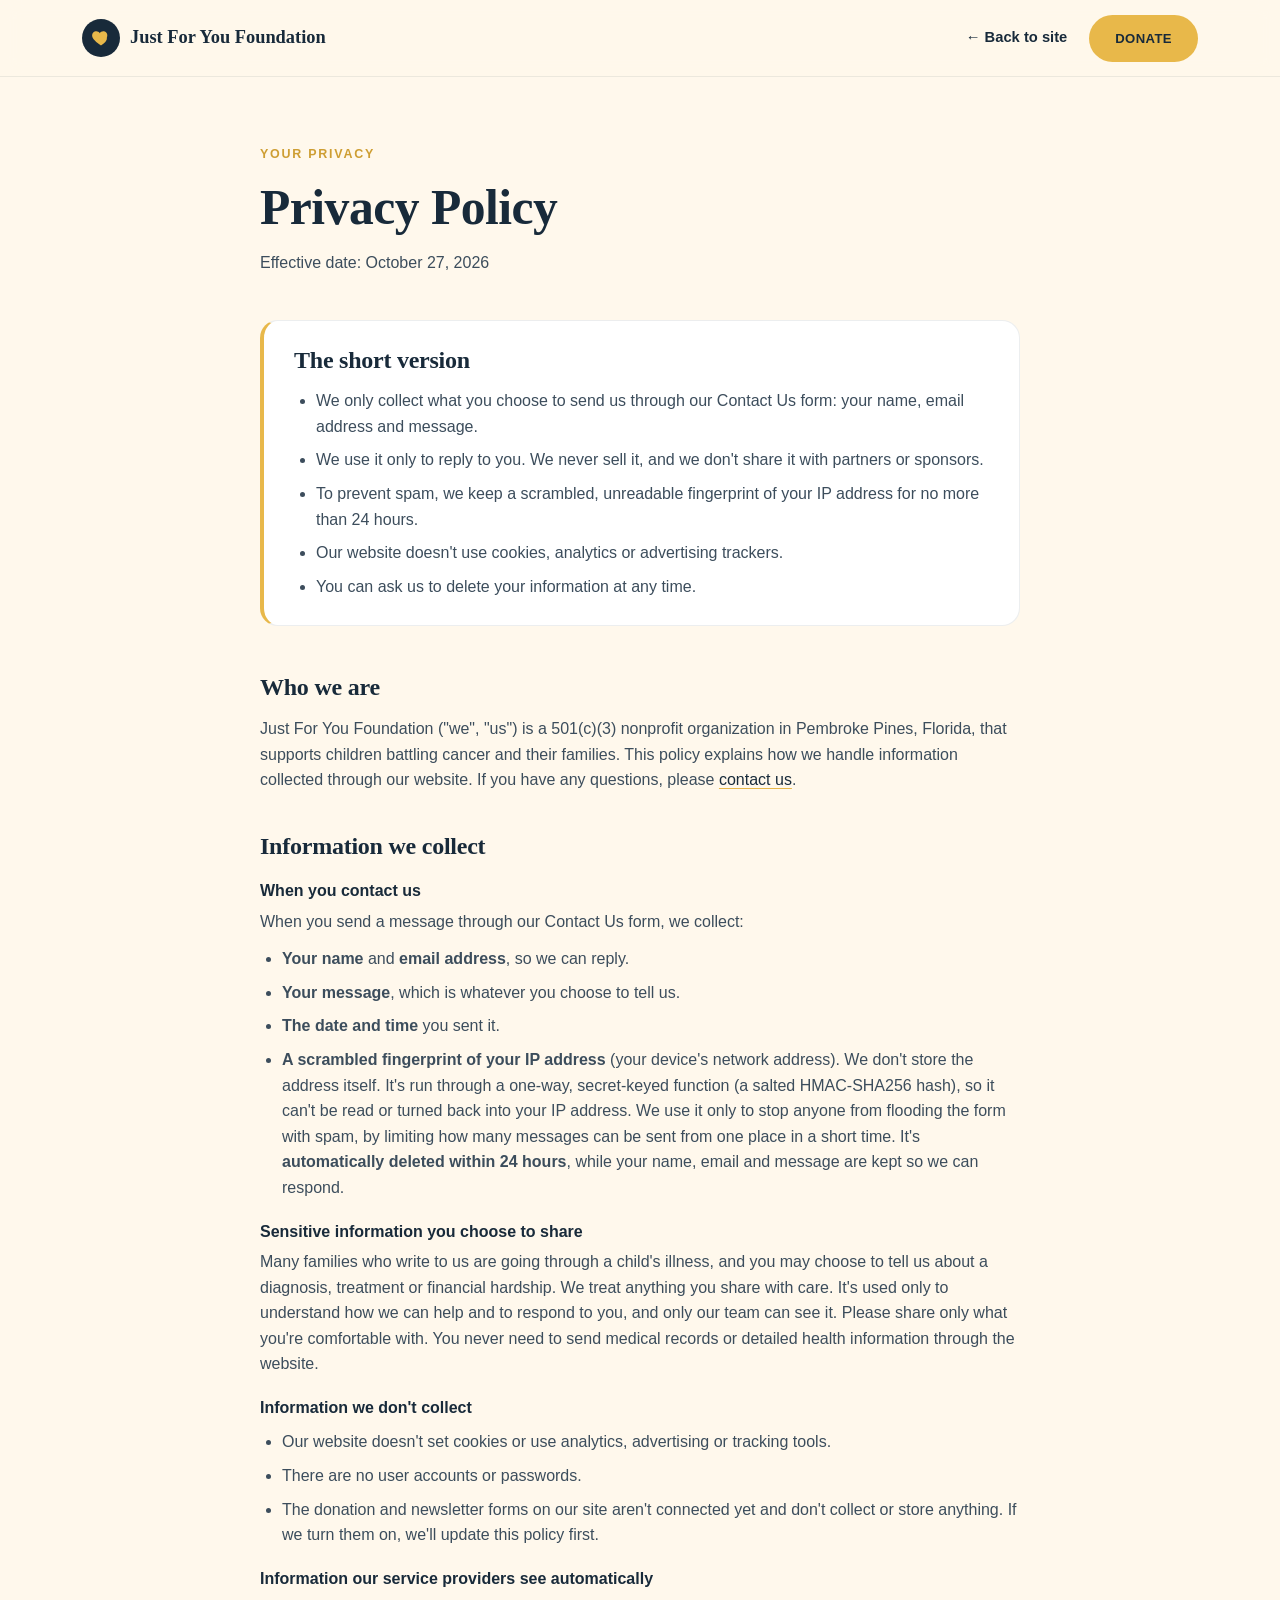
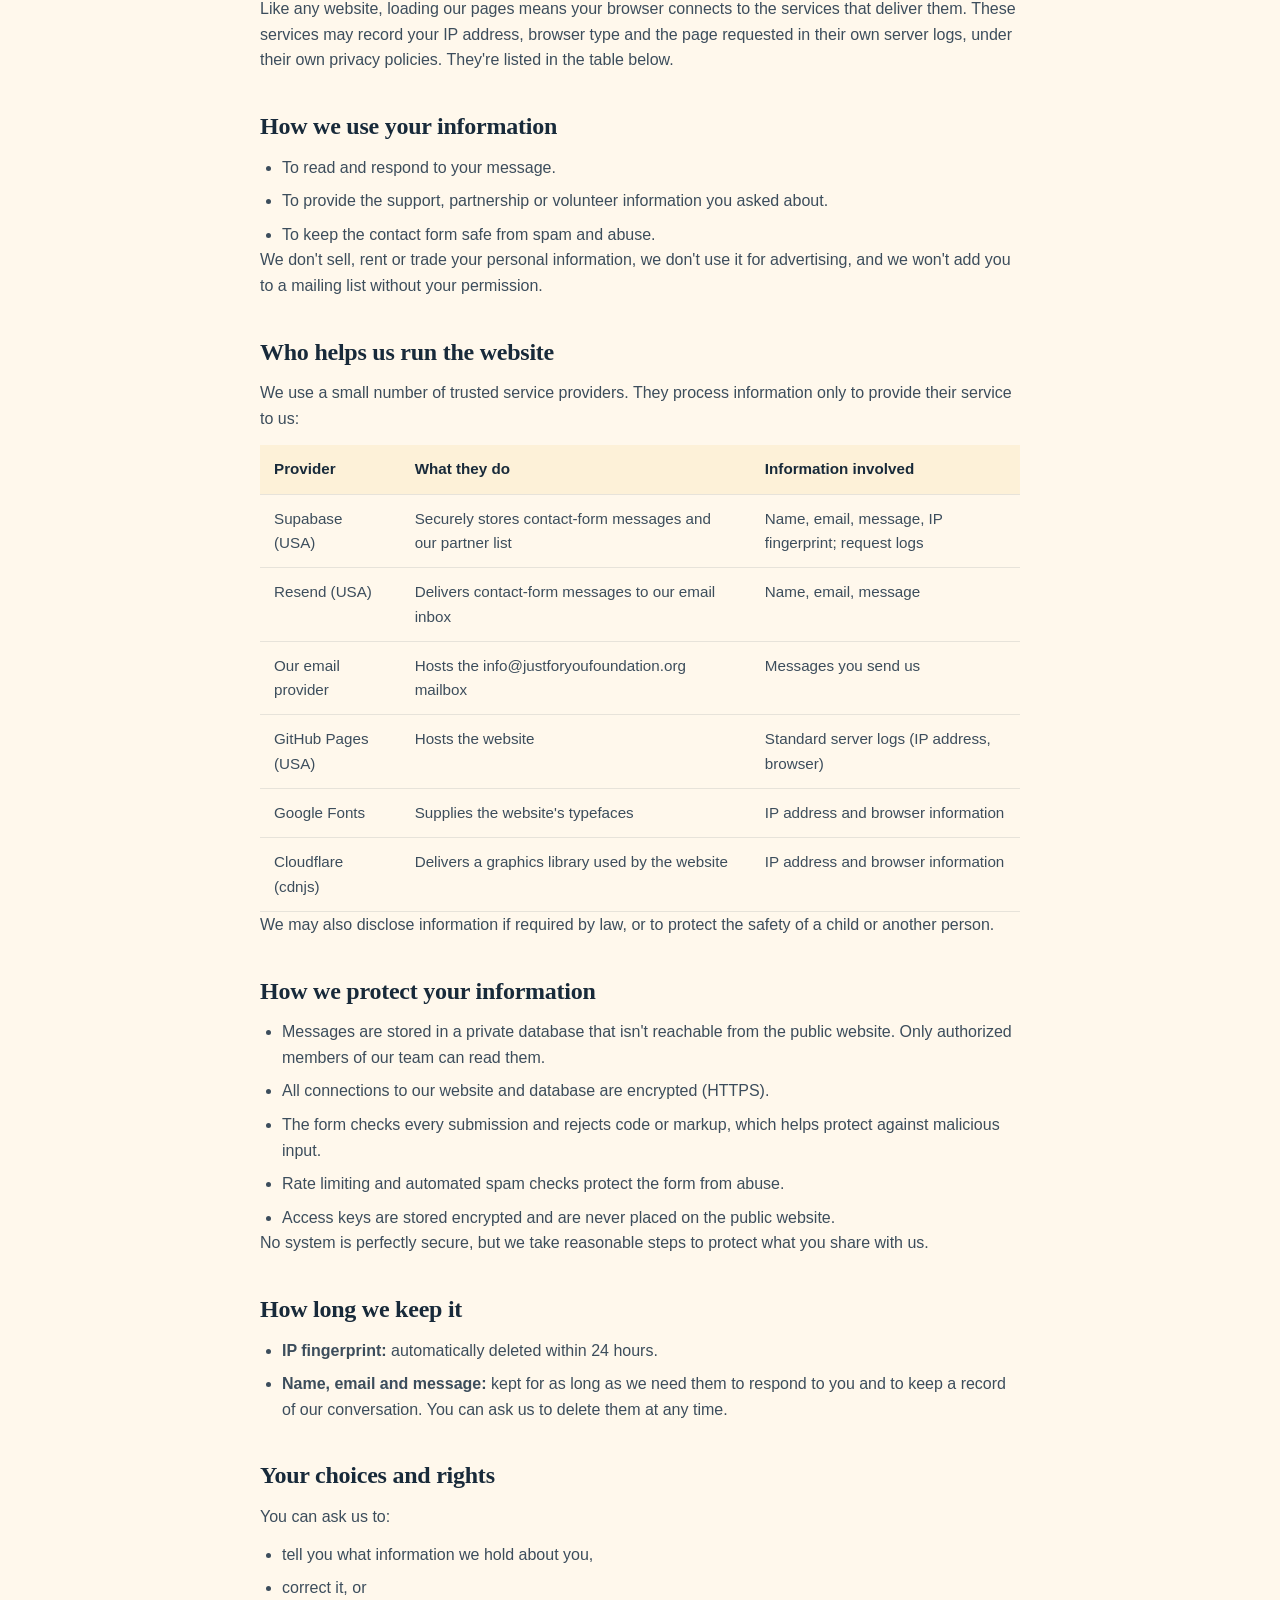
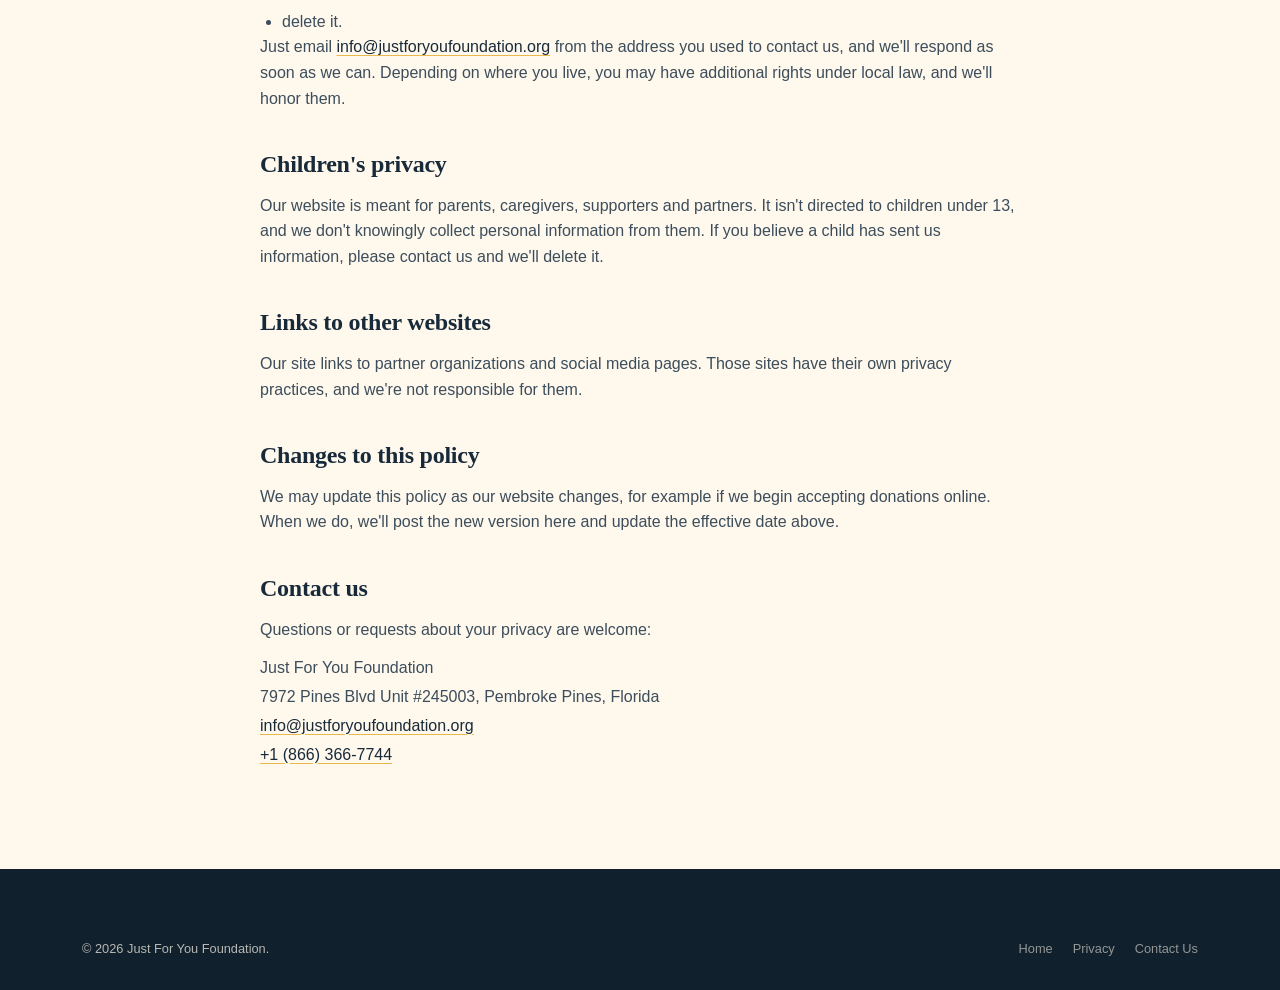
<file: JustForYouFoundation/privacy.html>
<!DOCTYPE html>
<html lang="en">
<head>
<meta charset="UTF-8" />
<meta name="viewport" content="width=device-width, initial-scale=1.0" />
<meta http-equiv="Content-Security-Policy" content="default-src 'self'; script-src 'none'; style-src 'self' 'unsafe-inline' https://fonts.googleapis.com; font-src https://fonts.gstatic.com; img-src 'self' data:; object-src 'none'; base-uri 'self'; form-action 'none'; frame-src 'none'" />
<meta name="referrer" content="strict-origin-when-cross-origin" />
<title>Privacy Policy | Just For You Foundation</title>
<meta name="description" content="How Just For You Foundation collects, uses and protects the information you share with us through our website." />
<link rel="preconnect" href="https://fonts.googleapis.com">
<link rel="preconnect" href="https://fonts.gstatic.com" crossorigin>
<link href="https://fonts.googleapis.com/css2?family=Fraunces:opsz,wght@9..144,500;9..144,600;9..144,700&family=Inter:wght@400;500;600;700;800&display=swap" rel="stylesheet">
<link rel="stylesheet" href="styles.css">
<style>
  .policy-main {
    padding: 140px 0 100px;
  }
  .policy {
    max-width: 760px;
    margin: 0 auto;
  }
  .policy-head {
    margin-bottom: 44px;
  }
  .policy-head h1 {
    font-size: clamp(2.2rem, 4.4vw, 3.1rem);
    color: var(--navy);
  }
  .policy-updated {
    margin-top: 14px;
    color: #5b6b79;
    font-size: 0.92rem;
  }
  .policy-summary {
    background: var(--white);
    border: 1px solid rgba(24, 42, 58, 0.08);
    border-left: 4px solid var(--gold);
    border-radius: var(--radius-md);
    padding: 26px 30px;
    margin-bottom: 48px;
  }
  .policy-summary h2 {
    font-size: 1.25rem;
    margin-bottom: 12px;
  }
  .policy section + section {
    margin-top: 40px;
  }
  .policy h2 {
    font-size: 1.5rem;
    color: var(--navy);
    margin-bottom: 14px;
  }
  .policy h3 {
    font-family: var(--font-body);
    font-size: 1rem;
    font-weight: 700;
    color: var(--navy);
    margin: 22px 0 8px;
    letter-spacing: 0;
  }
  .policy p,
  .policy li {
    color: #3c4d5c;
    font-size: 1rem;
  }
  .policy p + p {
    margin-top: 12px;
  }
  .policy ul {
    margin: 12px 0 0;
    padding-left: 22px;
  }
  .policy li + li {
    margin-top: 8px;
  }
  .policy a {
    color: var(--navy);
    text-decoration-color: var(--gold);
    text-underline-offset: 3px;
  }
  .policy a:hover {
    color: var(--gold-dark);
  }
  .policy-table {
    width: 100%;
    border-collapse: collapse;
    margin-top: 14px;
    font-size: 0.95rem;
  }
  .policy-table th,
  .policy-table td {
    text-align: left;
    vertical-align: top;
    padding: 12px 14px;
    border-bottom: 1px solid rgba(24, 42, 58, 0.1);
    color: #3c4d5c;
  }
  .policy-table th {
    font-weight: 700;
    color: var(--navy);
    background: rgba(232, 184, 74, 0.12);
  }
  .policy-table-wrap {
    overflow-x: auto;
  }
  .policy-contact {
    font-style: normal;
    line-height: 1.8;
    margin-top: 12px;
    color: #3c4d5c;
  }
  .policy-header .nav-inner {
    gap: 16px;
  }
  .policy-back {
    color: var(--navy);
    font-weight: 600;
    font-size: 0.92rem;
    text-decoration: none;
    white-space: nowrap;
  }
  .policy-back:hover {
    color: var(--gold-dark);
  }
  .policy-footer .footer-bottom {
    border-top: none;
    padding-top: 0;
  }
  @media (max-width: 560px) {
    .policy-main { padding: 116px 0 72px; }
    .policy-summary { padding: 22px 20px; }
    .policy-header .brand { font-size: 1rem; }
    .policy-header .btn-nav-donate { display: none; }
  }
</style>
</head>
<body>

<header class="site-header policy-header">
  <div class="container nav-inner">
    <a href="./" class="brand">
      <span class="brand-mark">
        <svg viewBox="0 0 24 24" fill="none" xmlns="http://www.w3.org/2000/svg" aria-hidden="true">
          <path d="M12 21s-7.5-4.6-10-9.3C.4 8.1 2.1 4.5 5.6 4c2-.3 3.9.6 5 2.2.9-1.6 2.8-2.5 4.8-2.2 3.5.5 5.2 4.1 3.6 7.7C20 16.4 12 21 12 21z" fill="#E8B84A"/>
        </svg>
      </span>
      Just For You Foundation
    </a>
    <div class="nav-actions">
      <a href="./" class="policy-back">&larr; Back to site</a>
      <a href="./#donate" class="btn btn-nav-donate">Donate</a>
    </div>
  </div>
</header>

<main class="policy-main">
  <div class="container">
    <article class="policy">
      <header class="policy-head">
        <span class="eyebrow">Your Privacy</span>
        <h1>Privacy Policy</h1>
        <p class="policy-updated">Effective date: October 27, 2026</p>
      </header>

      <div class="policy-summary">
        <h2>The short version</h2>
        <ul>
          <li>We only collect what you choose to send us through our Contact Us form: your name, email address and message.</li>
          <li>We use it only to reply to you. We never sell it, and we don't share it with partners or sponsors.</li>
          <li>To prevent spam, we keep a scrambled, unreadable fingerprint of your IP address for no more than 24 hours.</li>
          <li>Our website doesn't use cookies, analytics or advertising trackers.</li>
          <li>You can ask us to delete your information at any time.</li>
        </ul>
      </div>

      <section>
        <h2>Who we are</h2>
        <p>
          Just For You Foundation ("we", "us") is a 501(c)(3) nonprofit organization
          in Pembroke Pines, Florida, that supports children battling cancer and their
          families. This policy explains how we handle information collected through
          our website. If you have any questions, please
          <a href="#contact">contact us</a>.
        </p>
      </section>

      <section>
        <h2>Information we collect</h2>

        <h3>When you contact us</h3>
        <p>When you send a message through our Contact Us form, we collect:</p>
        <ul>
          <li><strong>Your name</strong> and <strong>email address</strong>, so we can reply.</li>
          <li><strong>Your message</strong>, which is whatever you choose to tell us.</li>
          <li><strong>The date and time</strong> you sent it.</li>
          <li>
            <strong>A scrambled fingerprint of your IP address</strong> (your device's
            network address). We don't store the address itself. It's run through a
            one-way, secret-keyed function (a salted HMAC-SHA256 hash), so it can't be
            read or turned back into your IP address. We use it only to stop anyone from
            flooding the form with spam, by limiting how many messages can be sent from
            one place in a short time. It's <strong>automatically deleted within 24
            hours</strong>, while your name, email and message are kept so we can
            respond.
          </li>
        </ul>

        <h3>Sensitive information you choose to share</h3>
        <p>
          Many families who write to us are going through a child's illness, and you may
          choose to tell us about a diagnosis, treatment or financial hardship. We treat
          anything you share with care. It's used only to understand how we can help and
          to respond to you, and only our team can see it. Please share only what you're
          comfortable with. You never need to send medical records or detailed health
          information through the website.
        </p>

        <h3>Information we don't collect</h3>
        <ul>
          <li>Our website doesn't set cookies or use analytics, advertising or tracking tools.</li>
          <li>There are no user accounts or passwords.</li>
          <li>
            The donation and newsletter forms on our site aren't connected yet and don't
            collect or store anything. If we turn them on, we'll update this policy first.
          </li>
        </ul>

        <h3>Information our service providers see automatically</h3>
        <p>
          Like any website, loading our pages means your browser connects to the services
          that deliver them. These services may record your IP address, browser type and
          the page requested in their own server logs, under their own privacy policies.
          They're listed in the table below.
        </p>
      </section>

      <section>
        <h2>How we use your information</h2>
        <ul>
          <li>To read and respond to your message.</li>
          <li>To provide the support, partnership or volunteer information you asked about.</li>
          <li>To keep the contact form safe from spam and abuse.</li>
        </ul>
        <p>
          We don't sell, rent or trade your personal information, we don't use it for
          advertising, and we won't add you to a mailing list without your permission.
        </p>
      </section>

      <section>
        <h2>Who helps us run the website</h2>
        <p>
          We use a small number of trusted service providers. They process information
          only to provide their service to us:
        </p>
        <div class="policy-table-wrap">
          <table class="policy-table">
            <thead>
              <tr><th>Provider</th><th>What they do</th><th>Information involved</th></tr>
            </thead>
            <tbody>
              <tr><td>Supabase (USA)</td><td>Securely stores contact-form messages and our partner list</td><td>Name, email, message, IP fingerprint; request logs</td></tr>
              <tr><td>Resend (USA)</td><td>Delivers contact-form messages to our email inbox</td><td>Name, email, message</td></tr>
              <tr><td>Our email provider</td><td>Hosts the info@justforyoufoundation.org mailbox</td><td>Messages you send us</td></tr>
              <tr><td>GitHub Pages (USA)</td><td>Hosts the website</td><td>Standard server logs (IP address, browser)</td></tr>
              <tr><td>Google Fonts</td><td>Supplies the website's typefaces</td><td>IP address and browser information</td></tr>
              <tr><td>Cloudflare (cdnjs)</td><td>Delivers a graphics library used by the website</td><td>IP address and browser information</td></tr>
            </tbody>
          </table>
        </div>
        <p>
          We may also disclose information if required by law, or to protect the safety
          of a child or another person.
        </p>
      </section>

      <section>
        <h2>How we protect your information</h2>
        <ul>
          <li>Messages are stored in a private database that isn't reachable from the public website. Only authorized members of our team can read them.</li>
          <li>All connections to our website and database are encrypted (HTTPS).</li>
          <li>The form checks every submission and rejects code or markup, which helps protect against malicious input.</li>
          <li>Rate limiting and automated spam checks protect the form from abuse.</li>
          <li>Access keys are stored encrypted and are never placed on the public website.</li>
        </ul>
        <p>
          No system is perfectly secure, but we take reasonable steps to protect what you
          share with us.
        </p>
      </section>

      <section>
        <h2>How long we keep it</h2>
        <ul>
          <li><strong>IP fingerprint:</strong> automatically deleted within 24 hours.</li>
          <li>
            <strong>Name, email and message:</strong> kept for as long as we need them to
            respond to you and to keep a record of our conversation. You can ask us to
            delete them at any time.
          </li>
        </ul>
      </section>

      <section>
        <h2>Your choices and rights</h2>
        <p>You can ask us to:</p>
        <ul>
          <li>tell you what information we hold about you,</li>
          <li>correct it, or</li>
          <li>delete it.</li>
        </ul>
        <p>
          Just email <a href="mailto:info@justforyoufoundation.org">info@justforyoufoundation.org</a>
          from the address you used to contact us, and we'll respond as soon as we can.
          Depending on where you live, you may have additional rights under local law,
          and we'll honor them.
        </p>
      </section>

      <section>
        <h2>Children's privacy</h2>
        <p>
          Our website is meant for parents, caregivers, supporters and partners. It isn't
          directed to children under 13, and we don't knowingly collect personal
          information from them. If you believe a child has sent us information, please
          contact us and we'll delete it.
        </p>
      </section>

      <section>
        <h2>Links to other websites</h2>
        <p>
          Our site links to partner organizations and social media pages. Those sites
          have their own privacy practices, and we're not responsible for them.
        </p>
      </section>

      <section>
        <h2>Changes to this policy</h2>
        <p>
          We may update this policy as our website changes, for example if we begin
          accepting donations online. When we do, we'll post the new version here and
          update the effective date above.
        </p>
      </section>

      <section id="contact">
        <h2>Contact us</h2>
        <p>Questions or requests about your privacy are welcome:</p>
        <address class="policy-contact">
          Just For You Foundation<br>
          7972 Pines Blvd Unit #245003, Pembroke Pines, Florida<br>
          <a href="mailto:info@justforyoufoundation.org">info@justforyoufoundation.org</a><br>
          <a href="tel:+18663667744">+1 (866) 366-7744</a>
        </address>
      </section>
    </article>
  </div>
</main>

<footer class="site-footer policy-footer">
  <div class="container">
    <div class="footer-bottom">
      <span>&copy; 2026 Just For You Foundation.</span>
      <div class="footer-bottom-links">
        <a href="./">Home</a>
        <a href="privacy.html" aria-current="page">Privacy</a>
        <a href="./#contact">Contact Us</a>
      </div>
    </div>
  </div>
</footer>

</body>
</html>
</file>
<file: JustForYouFoundation/styles.css>
/* ============================================
   Just For You Foundation — Stylesheet
   Palette: Gold #E8B84A · Cream #FFF8EC · Navy #182A3A
            Sky #A9D6E5 · Sage #B9CDB7 · White #FFFFFF
   ============================================ */

:root {
  --gold: #E8B84A;
  --gold-dark: #CE9E33;
  --cream: #FFF8EC;
  --navy: #182A3A;
  --navy-soft: #24394d;
  --sky: #A9D6E5;
  --sage: #B9CDB7;
  --white: #FFFFFF;

  --font-display: "Fraunces", Georgia, "Times New Roman", serif;
  --font-body: "Inter", -apple-system, BlinkMacSystemFont, "Segoe UI", sans-serif;

  --container: 1180px;
  --radius-lg: 28px;
  --radius-md: 18px;
  --radius-sm: 10px;
  --shadow-soft: 0 20px 60px -25px rgba(24, 42, 58, 0.35);
  --transition: 260ms cubic-bezier(0.4, 0, 0.2, 1);
}

* {
  box-sizing: border-box;
}

html {
  scroll-behavior: smooth;
  scroll-padding-top: 84px;
}

body {
  margin: 0;
  font-family: var(--font-body);
  background: var(--cream);
  color: var(--navy);
  line-height: 1.6;
  -webkit-font-smoothing: antialiased;
}

img, svg {
  max-width: 100%;
  display: block;
}

a {
  color: inherit;
}

h1, h2, h3, h4 {
  font-family: var(--font-display);
  line-height: 1.15;
  margin: 0;
  letter-spacing: -0.01em;
}

p {
  margin: 0;
}

.container {
  width: 100%;
  max-width: var(--container);
  margin: 0 auto;
  padding: 0 32px;
}

.eyebrow {
  display: inline-block;
  font-size: 0.78rem;
  font-weight: 700;
  letter-spacing: 0.14em;
  text-transform: uppercase;
  color: var(--gold-dark);
  margin-bottom: 14px;
}

.section-head {
  max-width: 640px;
  margin-bottom: 56px;
}

.section-head h2 {
  font-size: clamp(2rem, 3.4vw, 2.75rem);
  color: var(--navy);
}

.section-head p {
  margin-top: 18px;
  font-size: 1.05rem;
  color: #445565;
}

.section-head.center {
  margin-left: auto;
  margin-right: auto;
  text-align: center;
}

section {
  position: relative;
}

/* ---------- Buttons ---------- */

.btn {
  display: inline-flex;
  align-items: center;
  justify-content: center;
  gap: 8px;
  font-family: var(--font-body);
  font-weight: 700;
  font-size: 0.92rem;
  letter-spacing: 0.03em;
  text-transform: uppercase;
  text-decoration: none;
  border-radius: 999px;
  padding: 16px 32px;
  border: 2px solid transparent;
  cursor: pointer;
  transition: transform var(--transition), box-shadow var(--transition), background var(--transition), color var(--transition);
  white-space: nowrap;
}

.btn:hover {
  transform: translateY(-2px);
}

.btn-primary {
  background: var(--gold);
  color: var(--navy);
  box-shadow: 0 12px 30px -10px rgba(232, 184, 74, 0.65);
}

.btn-primary:hover {
  background: var(--gold-dark);
  box-shadow: 0 16px 34px -10px rgba(232, 184, 74, 0.75);
}

.btn-secondary {
  background: transparent;
  color: var(--white);
  border-color: rgba(255, 255, 255, 0.55);
}

.btn-secondary:hover {
  background: rgba(255, 255, 255, 0.12);
  border-color: var(--white);
}

.btn-outline {
  background: transparent;
  color: var(--navy);
  border-color: var(--navy);
}

.btn-outline:hover {
  background: var(--navy);
  color: var(--white);
}

.btn-nav-donate {
  background: var(--gold);
  color: var(--navy);
  padding: 11px 24px;
  font-size: 0.82rem;
}

.btn-nav-donate:hover {
  background: var(--gold-dark);
}

/* ---------- Header / Nav ---------- */

.site-header {
  position: fixed;
  top: 0;
  left: 0;
  right: 0;
  z-index: 1000;
  background: rgba(255, 248, 236, 0.85);
  backdrop-filter: blur(10px);
  border-bottom: 1px solid rgba(24, 42, 58, 0.08);
  transition: background var(--transition), box-shadow var(--transition);
}

.site-header.is-scrolled {
  box-shadow: 0 8px 30px -20px rgba(24, 42, 58, 0.4);
}

.nav-inner {
  display: flex;
  align-items: center;
  justify-content: space-between;
  height: 76px;
}

.brand {
  display: flex;
  align-items: center;
  gap: 10px;
  text-decoration: none;
  font-family: var(--font-display);
  font-weight: 600;
  font-size: 1.15rem;
  color: var(--navy);
}

.brand-mark {
  width: 38px;
  height: 38px;
  border-radius: 50%;
  background: var(--navy);
  display: flex;
  align-items: center;
  justify-content: center;
  flex-shrink: 0;
}

.brand-mark svg {
  width: 20px;
  height: 20px;
}

.nav-links {
  display: flex;
  align-items: center;
  gap: 36px;
  list-style: none;
  margin: 0;
  padding: 0;
}

.nav-links a:not(.btn) {
  text-decoration: none;
  font-weight: 600;
  font-size: 0.92rem;
  color: var(--navy);
  position: relative;
  padding-bottom: 4px;
}

.nav-links a:not(.btn)::after {
  content: "";
  position: absolute;
  left: 0;
  right: 100%;
  bottom: 0;
  height: 2px;
  background: var(--gold);
  transition: right var(--transition);
}

.nav-links a:not(.btn):hover::after {
  right: 0;
}

.nav-actions {
  display: flex;
  align-items: center;
  gap: 22px;
}

.nav-toggle {
  display: none;
  background: none;
  border: none;
  cursor: pointer;
  padding: 6px;
  flex-direction: column;
  gap: 5px;
}

.nav-toggle span {
  width: 24px;
  height: 2px;
  background: var(--navy);
  display: block;
  transition: transform var(--transition), opacity var(--transition);
}

/* ---------- Hero ---------- */

.hero {
  min-height: 100vh;
  display: flex;
  align-items: center;
  position: relative;
  background: linear-gradient(160deg, var(--navy) 0%, #1f374a 55%, #24405a 100%);
  color: var(--white);
  overflow: hidden;
  padding-top: 76px;
}

.hero::before {
  content: "";
  position: absolute;
  inset: 0;
  background-image:
    radial-gradient(circle at 18% 22%, rgba(232, 184, 74, 0.25), transparent 45%),
    radial-gradient(circle at 82% 78%, rgba(169, 214, 229, 0.22), transparent 50%),
    radial-gradient(circle at 85% 15%, rgba(185, 205, 183, 0.18), transparent 40%);
  pointer-events: none;
}

.hero-glow {
  position: absolute;
  border-radius: 50%;
  filter: blur(70px);
  opacity: 0.5;
  pointer-events: none;
}

.hero-glow.one {
  width: 420px;
  height: 420px;
  background: var(--gold);
  top: -120px;
  right: -80px;
  opacity: 0.22;
}

.hero-glow.two {
  width: 360px;
  height: 360px;
  background: var(--sky);
  bottom: -140px;
  left: -100px;
  opacity: 0.18;
}

.hero-inner {
  position: relative;
  z-index: 3;
  display: flex;
  flex-direction: column;
  align-items: center;
  text-align: center;
  padding: 80px 0 100px;
}

.hero-eyebrow {
  display: inline-flex;
  align-items: center;
  gap: 8px;
  background: rgba(232, 184, 74, 0.16);
  border: 1px solid rgba(232, 184, 74, 0.4);
  color: var(--gold);
  font-size: 0.78rem;
  font-weight: 700;
  letter-spacing: 0.12em;
  text-transform: uppercase;
  padding: 8px 16px;
  border-radius: 999px;
  margin-bottom: 26px;
}

.hero h1 {
  font-size: clamp(2.6rem, 5vw, 4rem);
  font-weight: 600;
  color: var(--white);
  max-width: 16ch;
  margin: 0 auto;
}

.hero h1 em {
  font-style: normal;
  color: var(--gold);
}

.hero-mission {
  margin: 26px auto 0;
  font-size: 1.15rem;
  color: rgba(255, 248, 236, 0.85);
  max-width: 520px;
}

.hero-ctas {
  margin-top: 40px;
  display: flex;
  justify-content: center;
  gap: 18px;
  flex-wrap: wrap;
}

.hero-stats {
  margin-top: 56px;
  display: flex;
  justify-content: center;
  gap: 40px;
  flex-wrap: wrap;
}

.hero-stat b {
  display: block;
  font-family: var(--font-display);
  font-size: 1.8rem;
  color: var(--gold);
}

.hero-stat span {
  font-size: 0.82rem;
  color: rgba(255, 248, 236, 0.7);
  text-transform: uppercase;
  letter-spacing: 0.06em;
}

/* ThreeUI Gallery scene — the full hero background, mounted by assets/gallery/gallery.js.
   Placeholder photos orbit in a ring around the fixed, centered hero copy. */
.hero-gallery-scene {
  position: absolute;
  inset: 0;
  z-index: 1;
  pointer-events: none;
}

/* Panels currently swung toward the camera (nearer than the hero-copy's
   depth) are drawn here, above the text, by assets/gallery/gallery.js —
   the other half of the same rotating cylinder renders into
   .hero-gallery-scene, behind the text. Together they make the gallery's
   existing cylindrical motion pass in front of the copy on one side of
   its rotation and behind it on the other. */
.hero-gallery-scene-front {
  position: absolute;
  inset: 0;
  z-index: 4;
  pointer-events: none;
}

.gallery-scene__canvas {
  position: absolute;
  inset: 0;
  display: block;
  width: 100%;
  height: 100%;
}

/* Radial vignette so hero copy stays readable as the gallery orbits behind it */
.hero-scrim {
  position: absolute;
  inset: 0;
  z-index: 2;
  pointer-events: none;
  background: radial-gradient(
    ellipse 66% 78% at 50% 50%,
    rgba(15, 27, 38, 0.78) 0%,
    rgba(15, 27, 38, 0.55) 50%,
    rgba(15, 27, 38, 0) 82%
  );
}

/* Belt-and-suspenders contrast card behind the copy itself, so the
   rotating gallery stays fully legible no matter where it sweeps to. */
.hero-copy {
  position: relative;
  z-index: 3;
  background: rgba(15, 27, 38, 0.42);
  backdrop-filter: blur(10px);
  -webkit-backdrop-filter: blur(10px);
  border-radius: var(--radius-lg);
  padding: 48px clamp(20px, 5vw, 64px) 40px;
}

/* ---------- Transition: Hands Reaching ---------- */

.transition-hands {
  position: relative;
  height: 70vh;
  min-height: 480px;
  background: var(--navy);
}

.transition-hands:not(.enhanced) {
  overflow: hidden;
}

/* The next section overlaps the last screen of the pinned animation, rising
   and fading in over the hand as it pushes past, so there's no empty stretch.
   Its top edge is feathered (--overlap-feather, driven by the script) so no
   hard line shows against the navy; the feather shrinks to 0 as it lands. */
.transition-hands.enhanced {
  height: 320vh;
  margin-bottom: -100vh;
}

.transition-hands.enhanced + section {
  position: relative;
  z-index: 2;
  will-change: opacity;
  -webkit-mask-image: linear-gradient(to bottom, transparent 0, #000 var(--overlap-feather, 0px));
  mask-image: linear-gradient(to bottom, transparent 0, #000 var(--overlap-feather, 0px));
}

.transition-pin {
  position: relative;
  height: 100%;
  display: flex;
  align-items: center;
  justify-content: center;
}

.transition-hands.enhanced .transition-pin {
  position: sticky;
  top: 0;
  height: 100vh;
}

.transition-canvas {
  position: absolute;
  inset: 0;
  width: 100%;
  height: 100%;
  display: none;
}

.transition-hands.enhanced .transition-canvas {
  display: block;
}

.transition-caption {
  position: absolute;
  left: 50%;
  bottom: 14%;
  transform: translateX(-50%);
  text-align: center;
  color: var(--white);
  opacity: 0;
  pointer-events: none;
  display: none;
  max-width: 560px;
  padding: 0 24px;
}

.transition-hands.enhanced .transition-caption {
  display: block;
}

.transition-caption h2 {
  margin-top: 10px;
  color: var(--white);
  font-size: clamp(1.6rem, 3vw, 2.3rem);
}

.transition-fallback {
  position: relative;
  display: flex;
  flex-direction: column;
  align-items: center;
  justify-content: center;
  gap: 18px;
  height: 100%;
  color: var(--white);
  text-align: center;
  padding: 0 24px;
}

.transition-hands.enhanced .transition-fallback {
  display: none;
}

.transition-fallback-glow {
  width: 120px;
  height: 120px;
  border-radius: 50%;
  background: radial-gradient(circle, rgba(232, 184, 74, 0.9), rgba(232, 184, 74, 0.05) 70%);
  filter: blur(2px);
}

.transition-fallback-text {
  font-family: var(--font-display);
  font-size: 1.3rem;
  max-width: 420px;
  color: rgba(255, 248, 236, 0.85);
}

/* ---------- Who We Are ---------- */

.who-we-are {
  padding: 120px 0;
  background: var(--cream);
}

.pillars {
  display: grid;
  grid-template-columns: repeat(3, 1fr);
  gap: 28px;
}

.pillar-card {
  background: var(--white);
  border-radius: var(--radius-md);
  padding: 36px 30px;
  border: 1px solid rgba(24, 42, 58, 0.06);
  box-shadow: 0 30px 60px -40px rgba(24, 42, 58, 0.25);
  transition: transform var(--transition), box-shadow var(--transition);
}

.pillar-card:hover {
  transform: translateY(-6px);
  box-shadow: 0 34px 70px -35px rgba(24, 42, 58, 0.32);
}

.pillar-icon {
  width: 56px;
  height: 56px;
  border-radius: 16px;
  display: flex;
  align-items: center;
  justify-content: center;
  margin-bottom: 22px;
}

.pillar-card:nth-child(1) .pillar-icon { background: rgba(232, 184, 74, 0.18); }
.pillar-card:nth-child(2) .pillar-icon { background: rgba(169, 214, 229, 0.35); }
.pillar-card:nth-child(3) .pillar-icon { background: rgba(185, 205, 183, 0.4); }

.pillar-icon svg {
  width: 28px;
  height: 28px;
  color: var(--navy);
}

.pillar-card h3 {
  font-size: 1.25rem;
  margin-bottom: 10px;
}

.pillar-card p {
  color: #4b5c6b;
  font-size: 0.98rem;
}


/* ---------- Jason's Story ---------- */

.jason-story {
  padding: 120px 0;
  background: var(--white);
}

.jason-grid {
  display: grid;
  grid-template-columns: 0.85fr 1.15fr;
  gap: 64px;
  align-items: center;
}

.jason-visual {
  position: relative;
  aspect-ratio: 3 / 4;
  border-radius: var(--radius-lg);
  background:
    radial-gradient(circle at 25% 20%, rgba(232, 184, 74, 0.35), transparent 55%),
    linear-gradient(160deg, var(--navy), #274357);
  box-shadow: var(--shadow-soft);
  display: flex;
  align-items: center;
  justify-content: center;
  overflow: hidden;
}

.jason-visual .glyph {
  width: 40%;
  color: rgba(255, 248, 236, 0.9);
}

.jason-visual .visual-caption {
  position: absolute;
  bottom: 20px;
  left: 20px;
  right: 20px;
  color: rgba(255, 248, 236, 0.55);
  font-size: 0.76rem;
  text-align: center;
}

.jason-photo {
  background: #2a2a2a;
}

.jason-photo img {
  width: 100%;
  height: 100%;
  object-fit: cover;
  object-position: center top;
  display: block;
}

/* Our Dream has no portrait: a single centered text column. */
.jason-grid--text {
  grid-template-columns: 1fr;
  max-width: 800px;
  text-align: center;
}

.jason-copy .eyebrow {
  color: var(--gold-dark);
}

.jason-copy h2 {
  font-size: clamp(1.9rem, 3vw, 2.5rem);
  margin-bottom: 22px;
}

.jason-copy p {
  color: #445565;
  font-size: 1.05rem;
  margin-bottom: 18px;
}

.jason-signature {
  margin-top: 20px;
  font-family: var(--font-display);
  font-size: 1.3rem;
  color: var(--navy);
}

.our-dream {
  background: var(--cream);
}

/* ---------- Who We Serve ---------- */

.impact {
  padding: 120px 0;
  background: var(--cream);
}

.impact-stories {
  display: grid;
  grid-template-columns: repeat(3, 1fr);
  gap: 28px;
  margin-bottom: 80px;
}

.story-card {
  background: var(--white);
  border-radius: var(--radius-md);
  overflow: hidden;
  border: 1px solid rgba(24, 42, 58, 0.06);
  box-shadow: 0 30px 60px -40px rgba(24, 42, 58, 0.25);
  transition: transform var(--transition);
}

.story-card:hover {
  transform: translateY(-6px);
}

.story-visual {
  aspect-ratio: 4 / 3;
  display: flex;
  align-items: center;
  justify-content: center;
  position: relative;
}

.story-card:nth-child(1) .story-visual { background: linear-gradient(150deg, var(--sage), #dfe9dd); }
.story-card:nth-child(2) .story-visual { background: linear-gradient(150deg, var(--sky), #e2f1f6); }
.story-card:nth-child(3) .story-visual { background: linear-gradient(150deg, var(--gold), #f6dfa4); }

.story-visual svg {
  width: 34%;
  color: rgba(24, 42, 58, 0.65);
}

.story-visual span.tag {
  position: absolute;
  top: 14px;
  left: 14px;
  background: rgba(255, 255, 255, 0.8);
  color: var(--navy);
  font-size: 0.68rem;
  font-weight: 700;
  letter-spacing: 0.06em;
  text-transform: uppercase;
  padding: 5px 10px;
  border-radius: 999px;
}

.story-body {
  padding: 26px 26px 30px;
}

.story-body h3 {
  font-size: 1.15rem;
  margin-bottom: 10px;
}

.story-body p {
  color: #4b5c6b;
  font-size: 0.96rem;
}

.impact-stats-note {
  text-align: center;
  margin-top: 18px;
  font-size: 0.78rem;
  color: #8497a6;
}

/* ---------- Partners ---------- */

.partners {
  padding: 120px 0;
  background: var(--white);
}

/* Cards are added from Supabase. Every card is the same size; flex-wrap with
   centering keeps any count balanced (a short last row sits in the middle). */
.partner-grid {
  --partner-cols: 4;
  --partner-gap: 22px;
  display: flex;
  flex-wrap: wrap;
  justify-content: center;
  gap: var(--partner-gap);
}

.partner-grid[hidden] {
  display: none;
}

.partner-card {
  flex: 0 0 calc((100% - (var(--partner-cols) - 1) * var(--partner-gap)) / var(--partner-cols));
  display: flex;
  flex-direction: column;
  border-radius: var(--radius-sm);
  border: 1px solid rgba(24, 42, 58, 0.1);
  background: var(--cream);
  overflow: hidden;
  text-decoration: none;
  transition: transform var(--transition), border-color var(--transition), box-shadow var(--transition);
}

.partner-card:hover,
.partner-card:focus-visible {
  transform: translateY(-3px);
  border-color: var(--gold);
  box-shadow: 0 12px 28px rgba(24, 42, 58, 0.1);
}

.partner-card:focus-visible {
  outline: 2px solid var(--gold);
  outline-offset: 3px;
}

.partner-card-logo {
  aspect-ratio: 3 / 2;
  display: flex;
  align-items: center;
  justify-content: center;
  padding: 18px;
  background: var(--white);
}

.partner-card-logo img {
  width: 100%;
  height: 100%;
  object-fit: contain;
}

.partner-card-name {
  padding: 14px 16px;
  min-height: 3.6em;
  display: flex;
  align-items: center;
  justify-content: center;
  text-align: center;
  color: var(--navy);
  font-weight: 700;
  font-size: 0.92rem;
  letter-spacing: 0.03em;
  line-height: 1.3;
}

/* ---------- Get Involved ---------- */

.get-involved {
  padding: 120px 0;
  background: var(--cream);
}

.involved-grid {
  display: grid;
  grid-template-columns: repeat(4, 1fr);
  gap: 24px;
}

.involved-card {
  background: var(--white);
  border-radius: var(--radius-md);
  padding: 32px 26px;
  border: 1px solid rgba(24, 42, 58, 0.06);
  display: flex;
  flex-direction: column;
  gap: 14px;
  transition: transform var(--transition), box-shadow var(--transition);
}

.involved-card:hover {
  transform: translateY(-6px);
  box-shadow: 0 30px 60px -35px rgba(24, 42, 58, 0.3);
}

.involved-icon {
  width: 50px;
  height: 50px;
  border-radius: 14px;
  background: rgba(232, 184, 74, 0.16);
  display: flex;
  align-items: center;
  justify-content: center;
}

.involved-icon svg {
  width: 24px;
  height: 24px;
  color: var(--navy);
}

.involved-card h3 {
  font-size: 1.1rem;
}

.involved-card p {
  color: #4b5c6b;
  font-size: 0.92rem;
  flex-grow: 1;
}

.involved-card .involved-cta {
  font-weight: 700;
  font-size: 0.86rem;
  text-decoration: none;
  color: var(--navy);
  display: inline-flex;
  align-items: center;
  gap: 6px;
}

.involved-card:hover .involved-cta {
  color: var(--gold-dark);
}

/* ---------- Contact ---------- */

.contact {
  padding: 120px 0;
  background: var(--white);
}

.contact-grid {
  display: grid;
  grid-template-columns: 0.9fr 1.1fr;
  gap: 64px;
  align-items: start;
}

.contact-copy .eyebrow {
  color: var(--gold-dark);
}

.contact-copy h2 {
  font-size: clamp(1.9rem, 3vw, 2.5rem);
  margin-bottom: 18px;
}

.contact-copy p {
  color: #445565;
  font-size: 1.05rem;
}

.contact-details {
  list-style: none;
  margin-top: 30px;
  display: flex;
  flex-direction: column;
  gap: 20px;
}

.contact-label {
  display: block;
  font-weight: 700;
  font-size: 0.76rem;
  letter-spacing: 0.06em;
  text-transform: uppercase;
  color: var(--gold-dark);
  margin-bottom: 4px;
}

.contact-details a {
  color: var(--navy);
  font-weight: 600;
  text-decoration: none;
}

.contact-details a:hover {
  color: var(--gold-dark);
}

.contact-form {
  display: flex;
  flex-direction: column;
  gap: 18px;
  background: var(--cream);
  border-radius: var(--radius-lg);
  padding: 36px;
  border: 1px solid rgba(24, 42, 58, 0.06);
}

.contact-form label {
  display: flex;
  flex-direction: column;
  gap: 8px;
  font-size: 0.85rem;
  font-weight: 600;
  color: var(--navy);
}

.contact-form input,
.contact-form textarea {
  padding: 12px 14px;
  border-radius: 10px;
  border: 1px solid rgba(24, 42, 58, 0.15);
  font-family: var(--font-body);
  font-size: 0.95rem;
  color: var(--navy);
  background: var(--white);
  resize: vertical;
}

.contact-form input:focus,
.contact-form textarea:focus {
  outline: none;
  border-color: var(--gold);
}

/* Honeypot field: off-screen for people, still present for bots */
.contact-form .hp-field {
  position: absolute;
  left: -10000px;
  width: 1px;
  height: 1px;
  overflow: hidden;
}

.contact-form button:disabled {
  opacity: 0.6;
  cursor: wait;
}

.contact-form .form-note {
  font-size: 0.8rem;
  line-height: 1.5;
  color: #5b6b79;
}

.contact-form .form-note a {
  color: var(--navy);
  font-weight: 600;
  text-decoration-color: var(--gold);
  text-underline-offset: 3px;
}

.contact-form .form-feedback {
  color: var(--gold-dark);
}

/* ---------- Donate / Final CTA ---------- */

.donate-final {
  padding: 130px 0;
  background: linear-gradient(165deg, var(--navy), #1f3b52);
  color: var(--white);
  position: relative;
  overflow: hidden;
}

.donate-final::before {
  content: "";
  position: absolute;
  inset: 0;
  background:
    radial-gradient(circle at 15% 20%, rgba(232, 184, 74, 0.2), transparent 45%),
    radial-gradient(circle at 85% 85%, rgba(169, 214, 229, 0.18), transparent 45%);
}

.donate-inner {
  position: relative;
  z-index: 1;
  max-width: 760px;
  margin: 0 auto;
  text-align: center;
}

.donate-inner h2 {
  font-size: clamp(2.1rem, 4vw, 3rem);
  color: var(--white);
}

.donate-inner .lead {
  margin-top: 20px;
  font-size: 1.1rem;
  color: rgba(255, 248, 236, 0.82);
}

.donate-box {
  margin-top: 48px;
  background: rgba(255, 248, 236, 0.06);
  border: 1px solid rgba(255, 248, 236, 0.16);
  border-radius: var(--radius-lg);
  padding: 36px;
  backdrop-filter: blur(6px);
}

.amount-row {
  display: flex;
  gap: 12px;
  flex-wrap: wrap;
  justify-content: center;
  margin-bottom: 22px;
}

.amount-btn {
  border: 2px solid rgba(255, 248, 236, 0.3);
  background: transparent;
  color: var(--white);
  font-family: var(--font-body);
  font-weight: 700;
  font-size: 1rem;
  padding: 14px 26px;
  border-radius: 999px;
  cursor: pointer;
  transition: all var(--transition);
}

.amount-btn:hover {
  border-color: var(--gold);
}

.amount-btn.active {
  background: var(--gold);
  border-color: var(--gold);
  color: var(--navy);
}

.amount-custom {
  display: flex;
  align-items: center;
  justify-content: center;
  gap: 8px;
  color: rgba(255, 248, 236, 0.85);
}

.amount-custom input {
  width: 120px;
  padding: 12px 14px;
  border-radius: 10px;
  border: 2px solid rgba(255, 248, 236, 0.3);
  background: rgba(255, 255, 255, 0.05);
  color: var(--white);
  font-size: 1rem;
  font-family: var(--font-body);
}

.amount-custom input::placeholder {
  color: rgba(255, 248, 236, 0.4);
}

.donate-submit {
  margin-top: 28px;
}

.donate-submit .btn-primary {
  width: 100%;
  padding: 18px;
  font-size: 1rem;
}

.donate-microcopy {
  margin-top: 16px;
  font-size: 0.78rem;
  color: rgba(255, 248, 236, 0.55);
}

.form-feedback {
  margin-top: 16px;
  font-size: 0.88rem;
  color: var(--gold);
  display: none;
}

.form-feedback.visible {
  display: block;
}

/* ---------- Footer ---------- */

.site-footer {
  background: #10202c;
  color: rgba(255, 248, 236, 0.7);
  padding: 70px 0 30px;
}

.footer-top {
  display: grid;
  grid-template-columns: 1.4fr 1fr 1fr 1.2fr;
  gap: 48px;
  padding-bottom: 46px;
  border-bottom: 1px solid rgba(255, 248, 236, 0.1);
}

.footer-brand .brand {
  color: var(--white);
}

.footer-brand .brand-mark {
  background: var(--gold);
}

.footer-brand .brand-mark svg {
  color: var(--navy);
}

.footer-tagline {
  margin-top: 16px;
  font-size: 0.9rem;
  max-width: 280px;
  color: rgba(255, 248, 236, 0.55);
}

.footer-social {
  display: flex;
  gap: 12px;
  margin-top: 22px;
}

.footer-social a {
  width: 38px;
  height: 38px;
  border-radius: 50%;
  border: 1px solid rgba(255, 248, 236, 0.25);
  display: flex;
  align-items: center;
  justify-content: center;
  text-decoration: none;
  transition: background var(--transition), border-color var(--transition);
}

.footer-social a:hover {
  background: var(--gold);
  border-color: var(--gold);
}

.footer-social a:hover svg {
  color: var(--navy);
}

.footer-social svg {
  width: 16px;
  height: 16px;
  color: var(--white);
}

.footer-col h4 {
  color: var(--white);
  font-size: 0.82rem;
  letter-spacing: 0.08em;
  text-transform: uppercase;
  margin-bottom: 18px;
  font-family: var(--font-body);
}

.footer-col ul {
  list-style: none;
  margin: 0;
  padding: 0;
  display: flex;
  flex-direction: column;
  gap: 12px;
}

.footer-col a {
  text-decoration: none;
  color: rgba(255, 248, 236, 0.65);
  font-size: 0.92rem;
  transition: color var(--transition);
}

.footer-col a:hover {
  color: var(--gold);
}

.footer-newsletter p {
  font-size: 0.88rem;
  margin-bottom: 16px;
  color: rgba(255, 248, 236, 0.6);
}

.footer-newsletter form {
  display: flex;
  gap: 8px;
}

.footer-newsletter input {
  flex: 1;
  padding: 12px 14px;
  border-radius: 10px;
  border: 1px solid rgba(255, 248, 236, 0.2);
  background: rgba(255, 255, 255, 0.05);
  color: var(--white);
  font-family: var(--font-body);
  font-size: 0.88rem;
}

.footer-newsletter button {
  border: none;
  background: var(--gold);
  color: var(--navy);
  font-weight: 700;
  padding: 0 18px;
  border-radius: 10px;
  cursor: pointer;
  font-size: 0.88rem;
  transition: background var(--transition);
}

.footer-newsletter button:hover {
  background: var(--gold-dark);
}

.footer-bottom {
  display: flex;
  align-items: center;
  justify-content: space-between;
  flex-wrap: wrap;
  gap: 12px;
  padding-top: 26px;
  font-size: 0.8rem;
}

.footer-bottom-links {
  display: flex;
  gap: 20px;
  flex-wrap: wrap;
}

.footer-bottom-links a {
  text-decoration: none;
  color: rgba(255, 248, 236, 0.55);
}

.footer-bottom-links a:hover {
  color: var(--gold);
}

/* ---------- Reveal animation ---------- */

.reveal {
  opacity: 0;
  transform: translateY(28px);
  transition: opacity 0.8s cubic-bezier(0.4, 0, 0.2, 1), transform 0.8s cubic-bezier(0.4, 0, 0.2, 1);
}

.reveal.is-visible {
  opacity: 1;
  transform: translateY(0);
}

.reveal-stagger.is-visible > * {
  transition-delay: calc(var(--stagger-index, 0) * 90ms);
}

/* ---------- Mobile nav ---------- */

@media (max-width: 920px) {
  .nav-links {
    position: fixed;
    top: 76px;
    left: 0;
    right: 0;
    background: var(--cream);
    flex-direction: column;
    align-items: flex-start;
    gap: 0;
    padding: 10px 32px 26px;
    border-bottom: 1px solid rgba(24, 42, 58, 0.08);
    transform: translateY(-130%);
    opacity: 0;
    pointer-events: none;
    transition: transform var(--transition), opacity var(--transition);
  }

  .nav-links.is-open {
    transform: translateY(0);
    opacity: 1;
    pointer-events: auto;
  }

  .nav-links li {
    width: 100%;
    padding: 14px 0;
    border-bottom: 1px solid rgba(24, 42, 58, 0.06);
  }

  .nav-toggle {
    display: flex;
  }

  .jason-grid,
  .contact-grid {
    grid-template-columns: 1fr;
  }

  .pillars,
  .impact-stories {
    grid-template-columns: 1fr;
  }

  .partner-grid {
    --partner-cols: 2;
  }

  .involved-grid {
    grid-template-columns: repeat(2, 1fr);
  }

  .footer-top {
    grid-template-columns: 1fr 1fr;
  }
}

@media (max-width: 560px) {
  .container {
    padding: 0 20px;
  }

  .hero-ctas .btn {
    width: 100%;
  }

  .hero-stats {
    gap: 26px;
  }

  .involved-grid {
    grid-template-columns: 1fr;
  }

  .footer-top {
    grid-template-columns: 1fr;
  }

  .amount-row {
    gap: 10px;
  }

  .amount-btn {
    padding: 12px 18px;
    font-size: 0.9rem;
  }
}

/* ============================================
   Photo cards (threeweb_4)
   Pillar, impact and get-involved cards carry a
   full-bleed photo (set per card via --card-bg /
   --card-pos in index.html) under a navy scrim
   that deepens toward the text, so white/cream
   type holds WCAG AA contrast over any photo.
   ============================================ */

.card-photo {
  --scrim: rgba(13, 24, 35, 0.93);
  --scrim-mid: rgba(18, 32, 46, 0.72);
  --scrim-top: rgba(24, 42, 58, 0.12);
  position: relative;
  isolation: isolate;
  overflow: hidden;
  color: var(--white);
  border: 1px solid rgba(255, 255, 255, 0.08);
  background-color: var(--navy);
  background-image:
    linear-gradient(to top, var(--scrim) 0%, var(--scrim-mid) 48%, var(--scrim-top) 100%),
    var(--card-bg);
  background-size: cover;
  background-position: center, var(--card-pos, center);
  background-repeat: no-repeat;
  box-shadow: 0 34px 70px -38px rgba(24, 42, 58, 0.55);
}

.card-photo h3 {
  color: var(--white);
  text-shadow: 0 2px 14px rgba(0, 0, 0, 0.45);
}

.card-photo p {
  color: rgba(255, 248, 236, 0.92); /* cream */
  text-shadow: 0 1px 8px rgba(0, 0, 0, 0.4);
}

/* frosted icon chips, white glyphs */
.card-photo .pillar-icon,
.card-photo .involved-icon {
  background: rgba(255, 255, 255, 0.16) !important;
  border: 1px solid rgba(255, 255, 255, 0.28);
  backdrop-filter: blur(6px);
  -webkit-backdrop-filter: blur(6px);
}

.card-photo .pillar-icon svg,
.card-photo .involved-icon svg {
  color: var(--white);
}

/* --- Who We Are pillars --- */
.pillar-card.card-photo {
  min-height: 440px;
  display: flex;
  flex-direction: column;
  justify-content: flex-end;
}


/* --- Impact stories: photo fills whole card --- */
.story-card.card-photo {
  display: flex;
  flex-direction: column;
  --scrim-mid: rgba(18, 32, 46, 0.6);
  --scrim-top: rgba(24, 42, 58, 0.05);
}

.story-card.card-photo .story-visual {
  background: none !important;
  aspect-ratio: 4 / 2.6;
}

.story-card.card-photo .story-visual svg {
  display: none; /* the photo replaces the placeholder glyph */
}

.story-card.card-photo .story-visual span.tag {
  background: rgba(24, 42, 58, 0.82);
  color: var(--gold);
  border: 1px solid rgba(232, 184, 74, 0.45);
  backdrop-filter: blur(6px);
  -webkit-backdrop-filter: blur(6px);
}

.story-card.card-photo .story-body h3 {
  font-family: var(--font-display);
  font-size: 2.3rem;
  line-height: 1;
  color: var(--gold);
  margin-bottom: 12px;
}

/* --- Get involved --- */
.involved-card.card-photo {
  --scrim-mid: rgba(18, 32, 46, 0.8);
  min-height: 400px;
  justify-content: flex-end;
}

.involved-card.card-photo p {
  flex-grow: 0;
}

.involved-card.card-photo .involved-icon {
  margin-bottom: auto; /* icon top, copy anchored bottom */
}

/* Whole card is the link. The hover lift uses the independent `translate`
   property so it doesn't fight the scroll-reveal's `transform`, and gets
   its own quick timing (the reveal keeps its slow, staggered fade-in). */
a.involved-card.card-photo {
  text-decoration: none;
  cursor: pointer;
  --reveal-delay: calc(var(--stagger-index, 0) * 90ms);
  transition:
    opacity 0.8s cubic-bezier(0.4, 0, 0.2, 1),
    transform 0.8s cubic-bezier(0.4, 0, 0.2, 1),
    translate 240ms cubic-bezier(0.4, 0, 0.2, 1),
    box-shadow 240ms cubic-bezier(0.4, 0, 0.2, 1);
  transition-delay: var(--reveal-delay), var(--reveal-delay), 0s, 0s;
}

a.involved-card.card-photo:hover,
a.involved-card.card-photo:focus-visible {
  translate: 0 -8px;
  box-shadow: 0 44px 80px -36px rgba(24, 42, 58, 0.7);
}

a.involved-card.card-photo:focus-visible {
  outline: 3px solid var(--gold);
  outline-offset: 4px;
}

.involved-card.card-photo .involved-cta {
  color: var(--gold);
  transition: color 240ms ease;
}

.involved-card.card-photo:hover .involved-cta,
.involved-card.card-photo:focus-visible .involved-cta {
  color: var(--white);
}

@media (prefers-reduced-motion: reduce) {
  a.involved-card.card-photo:hover,
  a.involved-card.card-photo:focus-visible {
    translate: none;
  }
}


@media (max-width: 960px) {
  .pillar-card.card-photo { min-height: 360px; }
}




/* Image attributions (visible credits line in the site footer) */
.footer-credits {
  margin: 0;
  padding: 22px 0 4px;
  font-size: 0.7rem;
  line-height: 1.6;
  color: rgba(255, 248, 236, 0.5);
}

.footer-credits span {
  font-weight: 600;
  color: rgba(255, 248, 236, 0.65);
}

.footer-credits a {
  color: inherit;
  text-decoration: underline;
  text-underline-offset: 2px;
}

.footer-credits a:hover {
  color: var(--gold);
}
</file>
